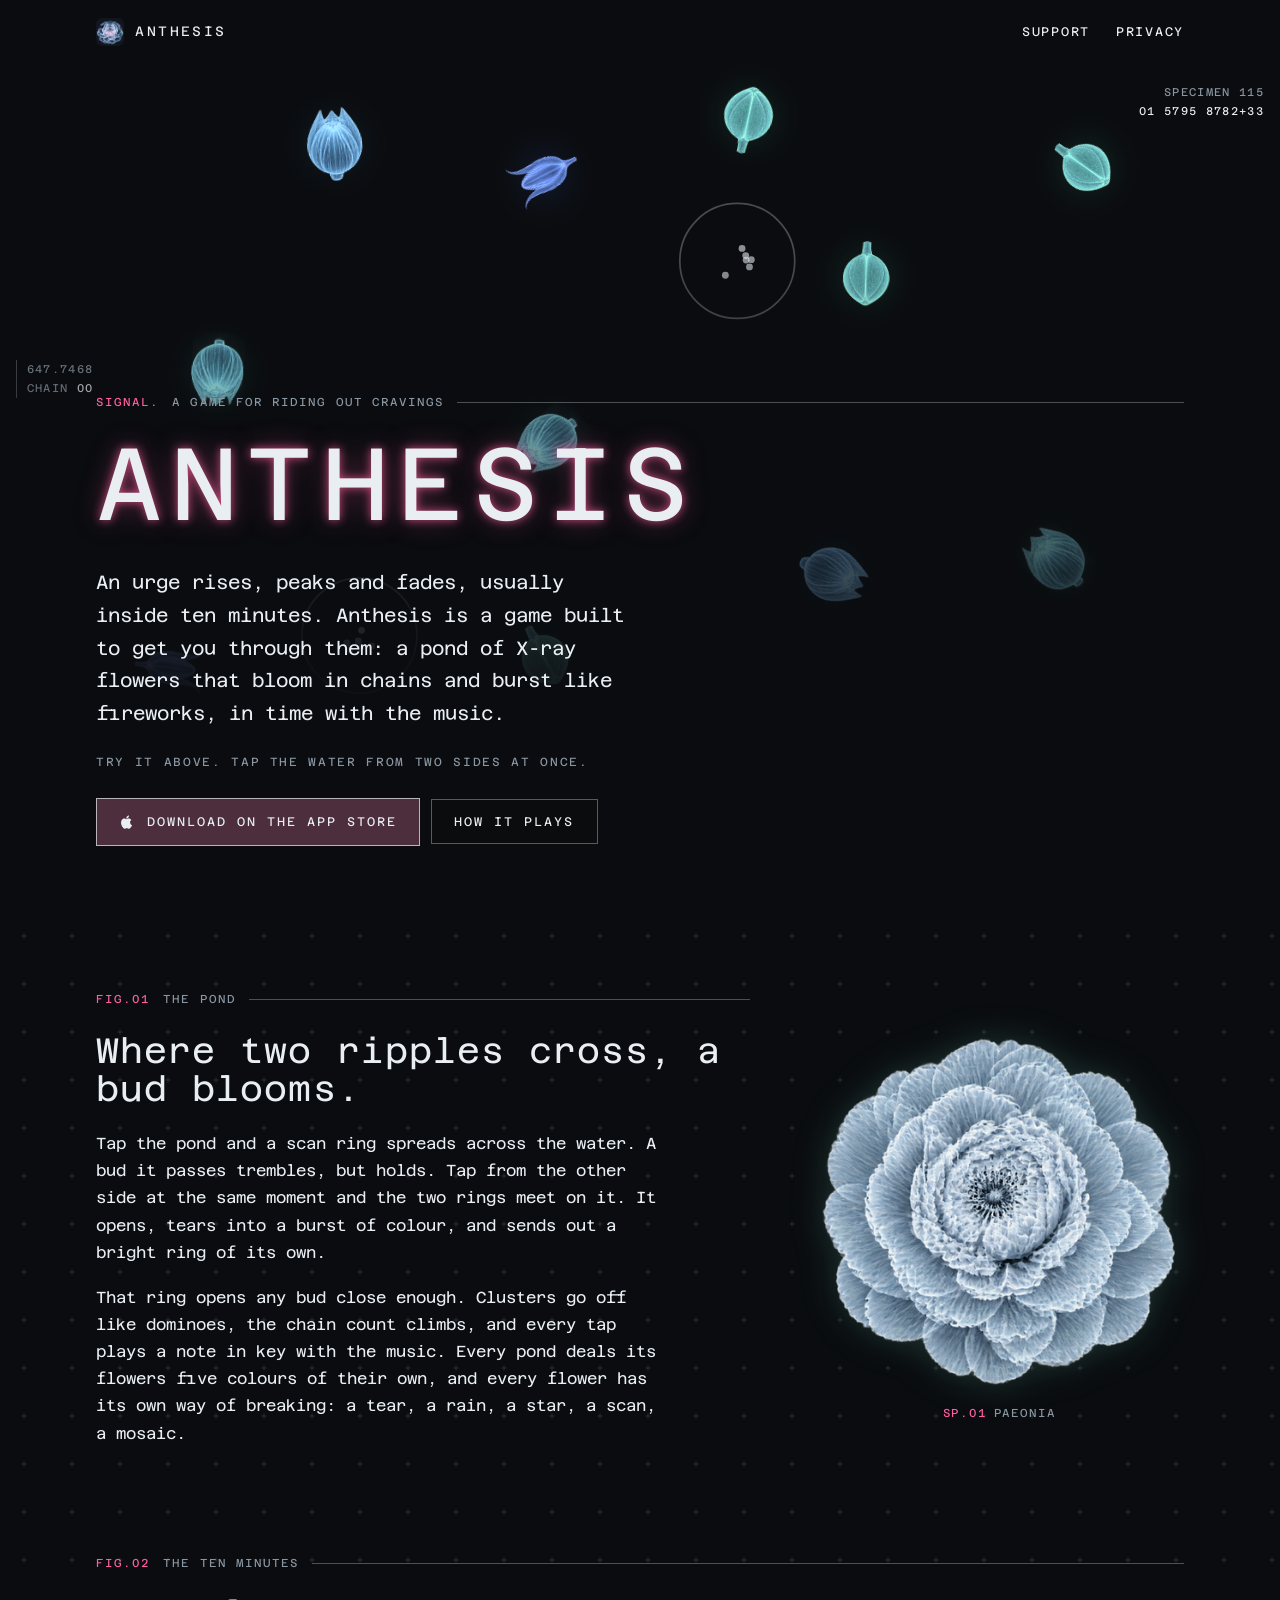
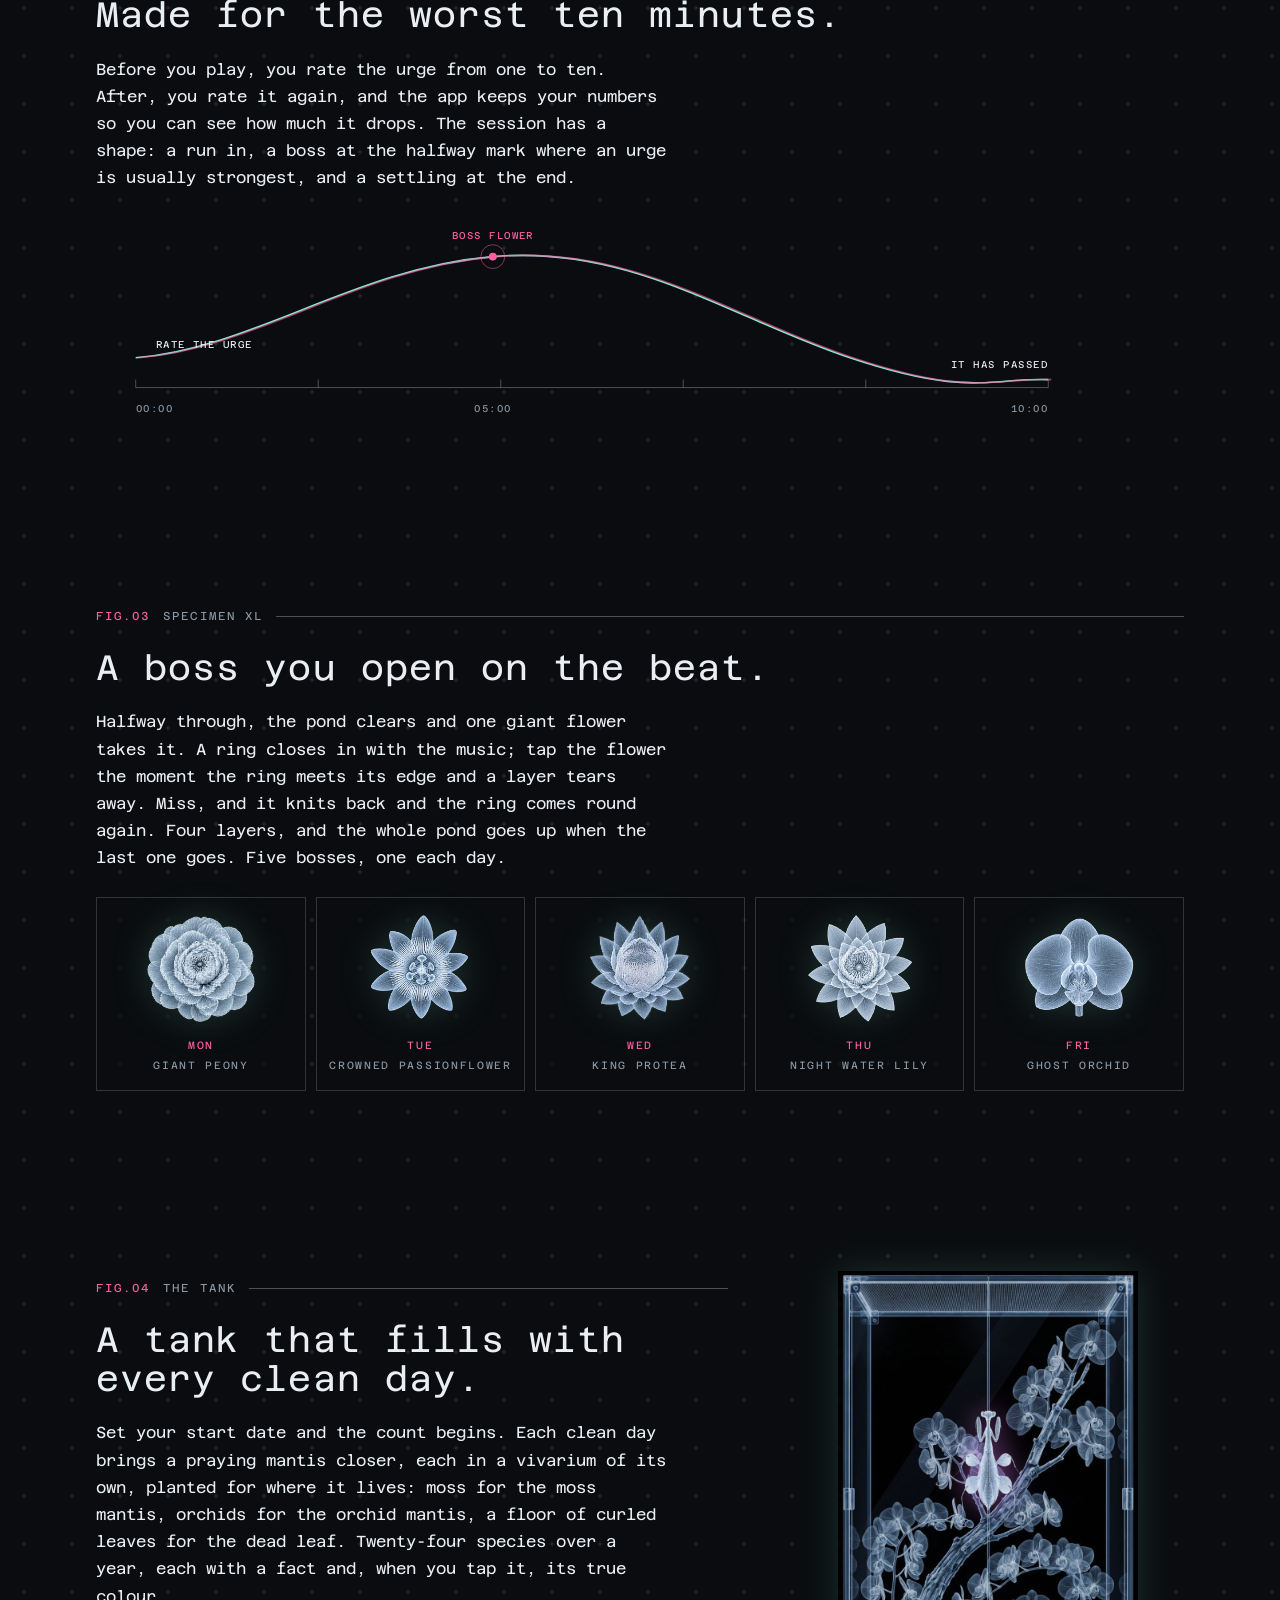
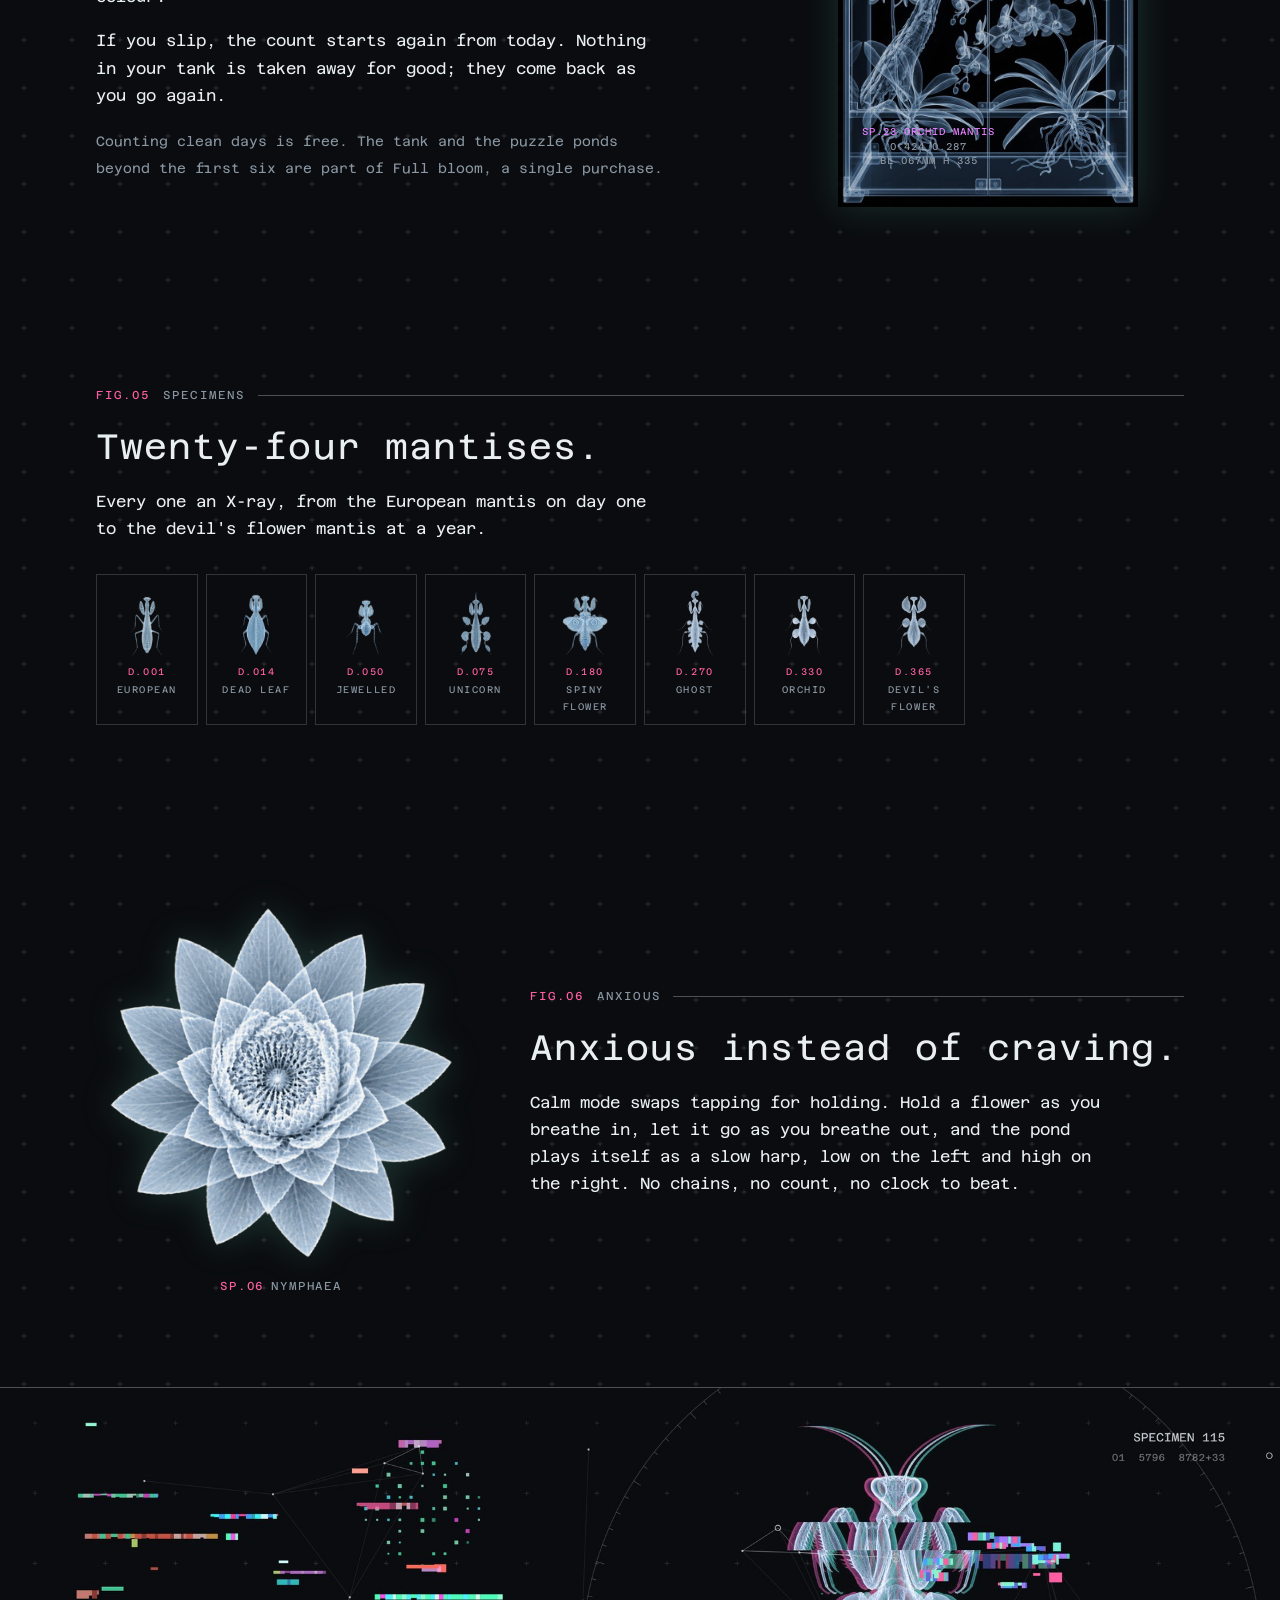
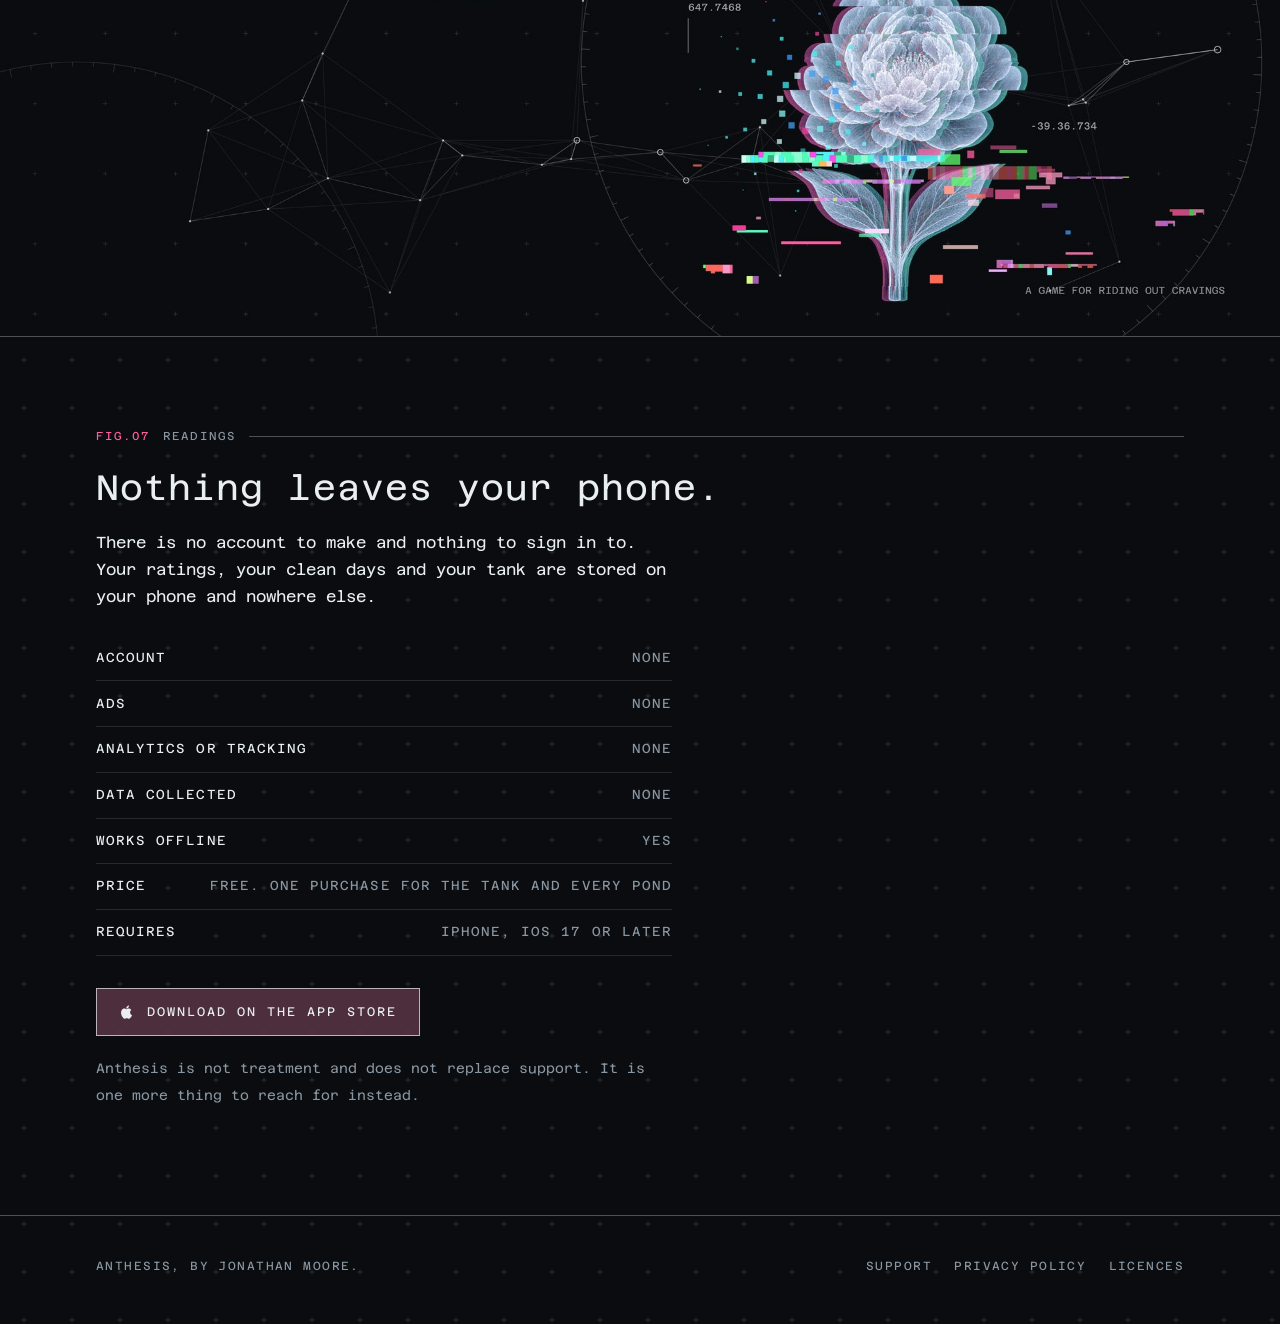
<file: index.html>
<!doctype html>
<html lang="en">
<head>
<meta charset="utf-8">
<meta name="viewport" content="width=device-width, initial-scale=1">
<title>Anthesis</title>
<meta name="description" content="A game for riding out cravings. Ten minutes on a pond of X-ray flowers: tap, bloom, chain, until the urge passes. Every clean day adds a mantis to your tank.">
<meta property="og:title" content="Anthesis">
<meta property="og:description" content="A game for riding out cravings. Ten minutes on a pond of X-ray flowers, until the urge passes.">
<meta property="og:image" content="https://vvmoore213-cyber.github.io/Anthesis/img/og.jpg">
<meta name="twitter:card" content="summary_large_image">
<meta name="theme-color" content="#0A0C0F">
<link rel="icon" href="img/favicon.png">
<link rel="apple-touch-icon" href="img/apple-touch-icon.png">
<link rel="preload" href="fonts/ResonanceMono-Regular.ttf" as="font" type="font/ttf" crossorigin>
<link rel="stylesheet" href="style.css">
<style>
  .hero { position: relative; height: 100svh; min-height: 600px; overflow: hidden; }
  #pond { position: absolute; inset: 0; width: 100%; height: 100%; display: block; touch-action: manipulation; cursor: crosshair; }
  .hero .top { position: absolute; top: 0; left: 0; right: 0; z-index: 2; pointer-events: none; }
  .hero .top a { pointer-events: auto; }
  .hero-copy {
    position: absolute; inset: auto 0 0 0; z-index: 2; pointer-events: none;
    padding-bottom: clamp(2rem, 6vh, 4rem); padding-top: 9rem;
    background: linear-gradient(to top, rgba(10,12,15,0.92) 35%, rgba(10,12,15,0) 100%);
  }
  .hero-copy > .wrap > * { pointer-events: auto; }
  .hero-copy .sig { margin-bottom: 1rem; }
  .hero-copy h1 { margin-bottom: 0.25em; }
  .hero-copy .lead { font-size: clamp(1rem, 1.6vw, 1.2rem); max-width: 34rem; margin-bottom: 1.4rem; }
  .hero-copy .hint { font-size: 0.74rem; letter-spacing: 0.14em; text-transform: uppercase; color: var(--dim); margin: 0 0 1.6rem; }
  .actions { display: flex; flex-wrap: wrap; gap: 0.7rem; align-items: center; }
  /* The readings that sit round the hero, like the start screen's */
  .hud { position: absolute; z-index: 2; font-size: 0.7rem; letter-spacing: 0.12em; color: var(--dim); pointer-events: none; }
  .hud.a { top: 5.2rem; right: 1rem; text-align: right; }
  .hud.b { top: 40%; left: 1rem; border-left: 1px solid var(--hair); padding-left: 0.6rem; }
  .hud .live { color: var(--ink); }
  @media (max-width: 720px) { .hud.b { display: none; } }

  /* The ten minutes, charted */
  .arc { padding-top: 0; }
  .arc svg { width: 100%; height: auto; display: block; max-width: 62rem; margin-top: 1rem; }
  .arc text { font-family: inherit; font-size: 10px; letter-spacing: 1.5px; fill: var(--dim); }
  .arc .k { fill: var(--pink); }
  .arc .w { fill: var(--ink); }

  /* Bosses: five tabs on a hairline */
  .bosses { display: grid; grid-template-columns: repeat(auto-fit, minmax(150px, 1fr)); gap: 0.6rem; margin-top: 1.6rem; }
  .bosses figure { border: 1px solid var(--faint); padding: 1rem 0.6rem; background: rgba(10,12,15,0.6); }
  .bosses figure img { max-width: 110px; }
  .bosses figcaption { font-size: 0.66rem; }
  .bosses figcaption b { display: block; margin: 0 0 0.1rem; }

  /* The tank */
  .tank { display: grid; grid-template-columns: minmax(0, 1fr) minmax(240px, 36%); gap: clamp(1.5rem, 5vw, 5rem); align-items: center; }
  .viv { position: relative; max-width: 300px; margin-inline: auto; }
  .viv img.back { width: 100%; height: auto; display: block; opacity: 0.85; }
  .viv img.m { position: absolute; left: 50%; top: 36%; width: 46%; transform: translate(-50%, -50%);
               filter: drop-shadow(0 0 14px rgba(230,128,255,0.6)); }
  .viv .read { position: absolute; left: 8%; bottom: 7%; font-size: 0.62rem; letter-spacing: 0.1em; color: var(--dim); line-height: 1.5; }
  .viv .read b { font-weight: 400; color: #E680FF; }
  .specimens { display: grid; grid-template-columns: repeat(auto-fill, minmax(96px, 1fr)); gap: 0.5rem; margin-top: 2rem; }
  .specimens figure { border: 1px solid var(--faint); padding: 0.8rem 0.4rem 0.6rem; }
  .specimens figure img { max-width: 70px; filter: none; }
  .specimens figcaption { font-size: 0.6rem; margin-top: 0.4rem; }
  .specimens figcaption b { display: block; margin: 0 0 0.1rem; }
  @media (max-width: 720px) { .tank { grid-template-columns: 1fr; } }

  /* The poster strip */
  .poster { padding: 0; }
  .poster img { width: 100%; height: auto; display: block; border-top: 1px solid var(--hair); border-bottom: 1px solid var(--hair); }
</style>
</head>
<body>

<header class="hero">
  <canvas id="pond" aria-label="A dark pond of X-ray flower buds. Tap the water to send out ripples; where two cross on a bud, it blooms and bursts into colour."></canvas>
  <div class="top wrap">
    <a class="name" href="./"><img src="img/icon.png" alt="" width="28" height="28">Anthesis</a>
    <nav>
      <a href="support.html">Support</a>
      <a href="privacy.html">Privacy</a>
    </nav>
  </div>
  <div class="hud a">SPECIMEN 115<br><span class="live" id="code">01  5796  8782+33</span></div>
  <div class="hud b">647.7468<br>CHAIN <span class="live" id="chain">00</span></div>
  <div class="hero-copy">
    <div class="wrap">
      <div class="sig"><span class="n">signal.</span>a game for riding out cravings</div>
      <h1>ANTHESIS</h1>
      <p class="lead">An urge rises, peaks and fades, usually inside ten minutes. Anthesis is a game built to get you through them: a pond of X-ray flowers that bloom in chains and burst like fireworks, in time with the music.</p>
      <p class="hint">Try it above. Tap the water from two sides at once.</p>
      <div class="actions">
        <a class="box" href="#appstore" id="store-link">
          <svg viewBox="0 0 24 24" aria-hidden="true"><path d="M16.4 12.6c0-2.5 2-3.6 2.1-3.7-1.2-1.7-3-1.9-3.6-2-1.5-.2-3 .9-3.7.9-.8 0-2-.9-3.2-.9-1.7 0-3.2 1-4.1 2.5-1.8 3-.5 7.6 1.3 10.1.9 1.2 1.9 2.6 3.2 2.6 1.3-.1 1.8-.8 3.3-.8 1.6 0 2 .8 3.3.8 1.4 0 2.3-1.2 3.1-2.5 1-1.4 1.4-2.8 1.4-2.9 0 0-2.7-1-2.8-4.1zM13.9 5.3c.7-.8 1.2-2 1-3.2-1 0-2.3.7-3 1.6-.7.8-1.2 2-1.1 3.1 1.2.1 2.3-.6 3.1-1.5z"/></svg>
          Download on the App Store
        </a>
        <a class="box quiet" href="#how">How it plays</a>
      </div>
    </div>
  </div>
</header>

<main>
  <section id="how" class="wrap row">
    <div>
      <div class="sig"><span class="n">fig.01</span>the pond</div>
      <h2>Where two ripples cross, a bud blooms.</h2>
      <p>Tap the pond and a scan ring spreads across the water. A bud it passes trembles, but holds. Tap from the other side at the same moment and the two rings meet on it. It opens, tears into a burst of colour, and sends out a bright ring of its own.</p>
      <p>That ring opens any bud close enough. Clusters go off like dominoes, the chain count climbs, and every tap plays a note in key with the music. Every pond deals its flowers five colours of their own, and every flower has its own way of breaking: a tear, a rain, a star, a scan, a mosaic.</p>
    </div>
    <figure>
      <img src="img/XrayBloom1.png" alt="A peony as an X-ray, every petal translucent" width="360" height="360" loading="lazy">
      <figcaption><b>SP.01</b>Paeonia</figcaption>
    </figure>
  </section>

  <section class="wrap arc">
    <div class="sig"><span class="n">fig.02</span>the ten minutes</div>
    <h2>Made for the worst ten minutes.</h2>
    <p>Before you play, you rate the urge from one to ten. After, you rate it again, and the app keeps your numbers so you can see how much it drops. The session has a shape: a run in, a boss at the halfway mark where an urge is usually strongest, and a settling at the end.</p>
    <svg viewBox="0 0 1000 220" role="img" aria-label="The ten minutes charted: the urge rises to a peak around minute four, where the boss appears, then falls away by minute ten.">
      <line x1="40" y1="180" x2="960" y2="180" stroke="#E8EEF2" stroke-opacity="0.3"/>
      <g stroke="#E8EEF2" stroke-opacity="0.3">
        <line x1="40" y1="180" x2="40" y2="172"/><line x1="224" y1="180" x2="224" y2="172"/><line x1="408" y1="180" x2="408" y2="172"/>
        <line x1="592" y1="180" x2="592" y2="172"/><line x1="776" y1="180" x2="776" y2="172"/><line x1="960" y1="180" x2="960" y2="172"/>
      </g>
      <path d="M40 150 C 160 140, 260 60, 400 48 S 640 110, 760 150 S 900 170, 960 172" fill="none" stroke="#7CF2D8" stroke-width="1.6"/>
      <path d="M40 150 C 160 140, 260 60, 400 48 S 640 110, 760 150 S 900 170, 960 172" fill="none" stroke="#FF5FA2" stroke-width="1.6" transform="translate(3 0)" opacity="0.6"/>
      <circle cx="400" cy="48" r="4" fill="#FF5FA2"/>
      <circle cx="400" cy="48" r="12" fill="none" stroke="#FF5FA2" stroke-opacity="0.5"/>
      <text x="40" y="205">00:00</text><text x="400" y="205" text-anchor="middle">05:00</text><text x="960" y="205" text-anchor="end">10:00</text>
      <text x="400" y="30" text-anchor="middle" class="k">BOSS FLOWER</text>
      <text x="60" y="140" class="w">RATE THE URGE</text>
      <text x="960" y="160" text-anchor="end" class="w">IT HAS PASSED</text>
    </svg>
  </section>

  <section class="wrap">
    <div class="sig"><span class="n">fig.03</span>specimen xl</div>
    <h2>A boss you open on the beat.</h2>
    <p>Halfway through, the pond clears and one giant flower takes it. A ring closes in with the music; tap the flower the moment the ring meets its edge and a layer tears away. Miss, and it knits back and the ring comes round again. Four layers, and the whole pond goes up when the last one goes. Five bosses, one each day.</p>
    <div class="bosses">
      <figure><img src="img/XrayBloom1.png" alt="" loading="lazy"><figcaption><b>MON</b>Giant peony</figcaption></figure>
      <figure><img src="img/XrayBloom10.png" alt="" loading="lazy"><figcaption><b>TUE</b>Crowned passionflower</figcaption></figure>
      <figure><img src="img/XrayBloom14.png" alt="" loading="lazy"><figcaption><b>WED</b>King protea</figcaption></figure>
      <figure><img src="img/XrayBloom6.png" alt="" loading="lazy"><figcaption><b>THU</b>Night water lily</figcaption></figure>
      <figure><img src="img/XrayBloom12.png" alt="" loading="lazy"><figcaption><b>FRI</b>Ghost orchid</figcaption></figure>
    </div>
  </section>

  <section class="wrap tank" id="tank">
    <div>
      <div class="sig"><span class="n">fig.04</span>the tank</div>
      <h2>A tank that fills with every clean day.</h2>
      <p>Set your start date and the count begins. Each clean day brings a praying mantis closer, each in a vivarium of its own, planted for where it lives: moss for the moss mantis, orchids for the orchid mantis, a floor of curled leaves for the dead leaf. Twenty-four species over a year, each with a fact and, when you tap it, its true colour.</p>
      <p>If you slip, the count starts again from today. Nothing in your tank is taken away for good; they come back as you go again.</p>
      <p><small>Counting clean days is free. The tank and the puzzle ponds beyond the first six are part of Full bloom, a single purchase.</small></p>
    </div>
    <figure class="viv">
      <img class="back" src="img/Vivarium23.jpg" alt="A glass vivarium as an X-ray, planted with orchids" width="376" height="672" loading="lazy">
      <img class="m" src="img/MantisOrchid.png" alt="An orchid mantis" loading="lazy">
      <div class="read"><b>SP.23  ORCHID MANTIS</b><br>0.424  0.287<br>BL 067MM  H 335</div>
    </figure>
  </section>

  <section class="wrap">
    <div class="sig"><span class="n">fig.05</span>specimens</div>
    <h2>Twenty-four mantises.</h2>
    <p>Every one an X-ray, from the European mantis on day one to the devil's flower mantis at a year.</p>
    <div class="specimens">
      <figure><img src="img/MantisEuropean.png" alt="" loading="lazy"><figcaption><b>D.001</b>European</figcaption></figure>
      <figure><img src="img/MantisDeadLeaf.png" alt="" loading="lazy"><figcaption><b>D.014</b>Dead leaf</figcaption></figure>
      <figure><img src="img/MantisJewelled.png" alt="" loading="lazy"><figcaption><b>D.050</b>Jewelled</figcaption></figure>
      <figure><img src="img/MantisUnicorn.png" alt="" loading="lazy"><figcaption><b>D.075</b>Unicorn</figcaption></figure>
      <figure><img src="img/MantisSpinyFlower.png" alt="" loading="lazy"><figcaption><b>D.180</b>Spiny flower</figcaption></figure>
      <figure><img src="img/MantisGhost.png" alt="" loading="lazy"><figcaption><b>D.270</b>Ghost</figcaption></figure>
      <figure><img src="img/MantisOrchid.png" alt="" loading="lazy"><figcaption><b>D.330</b>Orchid</figcaption></figure>
      <figure><img src="img/MantisDevilsFlower.png" alt="" loading="lazy"><figcaption><b>D.365</b>Devil's flower</figcaption></figure>
    </div>
  </section>

  <section class="wrap row flip">
    <div>
      <div class="sig"><span class="n">fig.06</span>anxious</div>
      <h2>Anxious instead of craving.</h2>
      <p>Calm mode swaps tapping for holding. Hold a flower as you breathe in, let it go as you breathe out, and the pond plays itself as a slow harp, low on the left and high on the right. No chains, no count, no clock to beat.</p>
    </div>
    <figure>
      <img src="img/XrayBloom6.png" alt="A water lily as an X-ray" width="360" height="360" loading="lazy">
      <figcaption><b>SP.06</b>Nymphaea</figcaption>
    </figure>
  </section>

  <section class="poster">
    <img src="img/poster.jpg" alt="The Anthesis specimen: a praying mantis on an X-ray peony, split pink and cyan, over a web of fine lines and glitch bars" width="1920" height="823" loading="lazy">
  </section>

  <section class="wrap" id="appstore">
    <div class="sig"><span class="n">fig.07</span>readings</div>
    <h2>Nothing leaves your phone.</h2>
    <p>There is no account to make and nothing to sign in to. Your ratings, your clean days and your tank are stored on your phone and nowhere else.</p>
    <ul class="readings">
      <li><span>Account</span><span>None</span></li>
      <li><span>Ads</span><span>None</span></li>
      <li><span>Analytics or tracking</span><span>None</span></li>
      <li><span>Data collected</span><span>None</span></li>
      <li><span>Works offline</span><span>Yes</span></li>
      <li><span>Price</span><span>Free. One purchase for the tank and every pond</span></li>
      <li><span>Requires</span><span>iPhone, iOS 17 or later</span></li>
    </ul>
    <p style="margin-top:2rem"><a class="box" href="#appstore" id="store-link-2">
      <svg viewBox="0 0 24 24" aria-hidden="true"><path d="M16.4 12.6c0-2.5 2-3.6 2.1-3.7-1.2-1.7-3-1.9-3.6-2-1.5-.2-3 .9-3.7.9-.8 0-2-.9-3.2-.9-1.7 0-3.2 1-4.1 2.5-1.8 3-.5 7.6 1.3 10.1.9 1.2 1.9 2.6 3.2 2.6 1.3-.1 1.8-.8 3.3-.8 1.6 0 2 .8 3.3.8 1.4 0 2.3-1.2 3.1-2.5 1-1.4 1.4-2.8 1.4-2.9 0 0-2.7-1-2.8-4.1zM13.9 5.3c.7-.8 1.2-2 1-3.2-1 0-2.3.7-3 1.6-.7.8-1.2 2-1.1 3.1 1.2.1 2.3-.6 3.1-1.5z"/></svg>
      Download on the App Store</a></p>
    <p><small>Anthesis is not treatment and does not replace support. It is one more thing to reach for instead.</small></p>
  </section>
</main>

<footer>
  <div class="wrap">
    <span>Anthesis, by Jonathan Moore.</span>
    <nav>
      <a href="support.html">Support</a>
      <a href="privacy.html">Privacy policy</a>
      <a href="support.html#licences">Licences</a>
    </nav>
  </div>
</footer>

<script src="pond.js" defer></script>
</body>
</html>
</file>
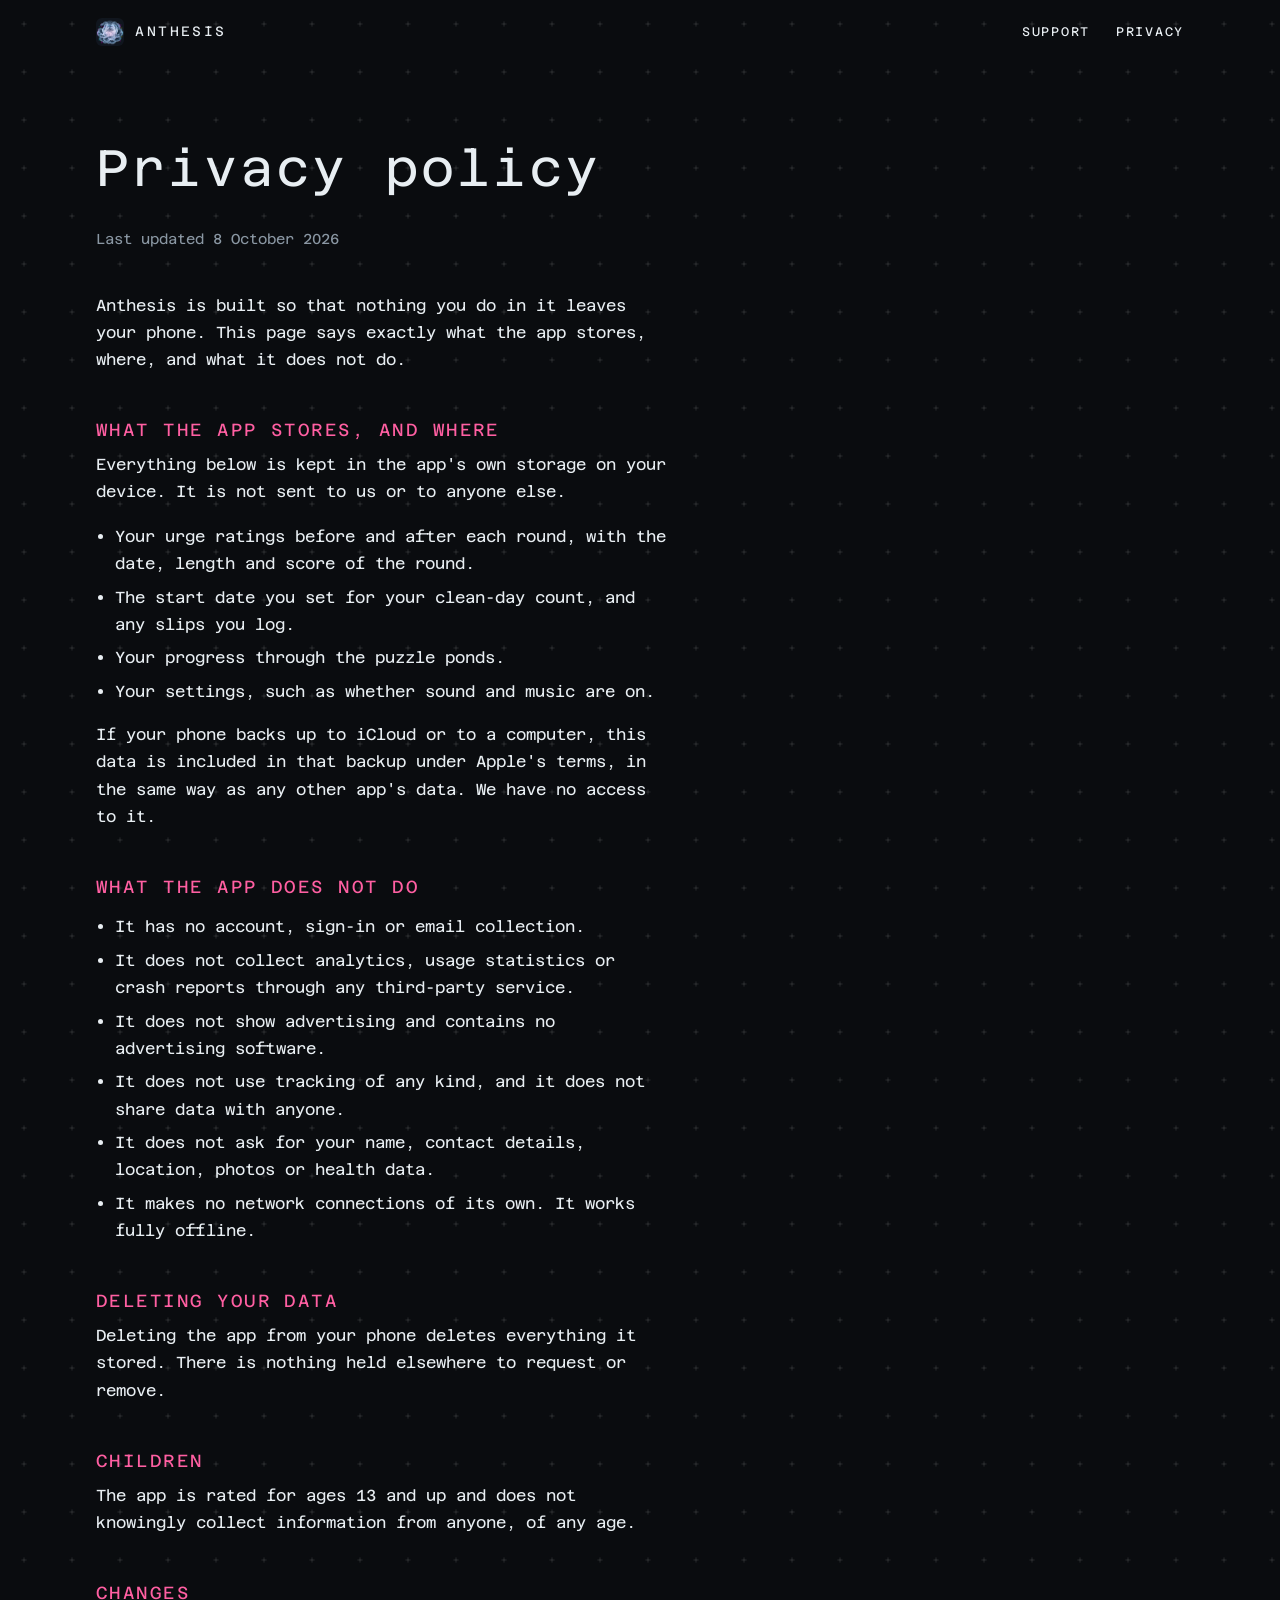
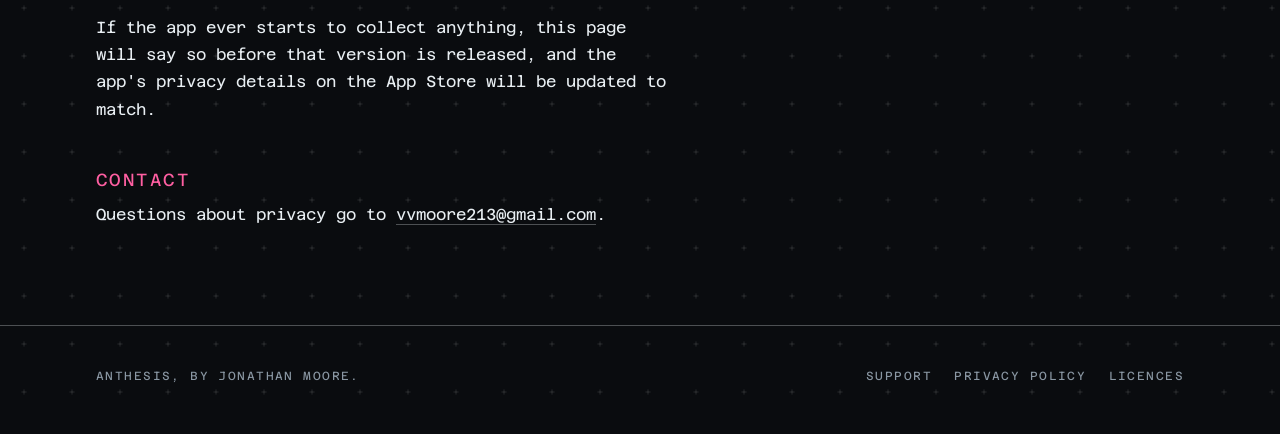
<file: privacy.html>
<!doctype html>
<html lang="en">
<head>
<meta charset="utf-8">
<meta name="viewport" content="width=device-width, initial-scale=1">
<title>Privacy policy, Anthesis</title>
<meta name="description" content="Anthesis collects no data. Everything you enter stays on your phone.">
<link rel="icon" href="img/favicon.png">
<link rel="apple-touch-icon" href="img/apple-touch-icon.png">
<link rel="preload" href="fonts/ResonanceMono-Regular.ttf" as="font" type="font/ttf" crossorigin>
<meta name="theme-color" content="#0A0C0F">
<link rel="stylesheet" href="style.css">
</head>
<body>
<div class="top wrap">
  <a class="name" href="./"><img src="img/icon.png" alt="" width="28" height="28">Anthesis</a>
  <nav>
    <a href="support.html">Support</a>
    <a href="privacy.html">Privacy</a>
  </nav>
</div>

<main class="wrap page">
  <h1>Privacy policy</h1>
  <p class="dateline">Last updated 8 October 2026</p>

  <p>Anthesis is built so that nothing you do in it leaves your phone. This page says exactly what the app stores, where, and what it does not do.</p>

  <h2>What the app stores, and where</h2>
  <p>Everything below is kept in the app's own storage on your device. It is not sent to us or to anyone else.</p>
  <ul>
    <li>Your urge ratings before and after each round, with the date, length and score of the round.</li>
    <li>The start date you set for your clean-day count, and any slips you log.</li>
    <li>Your progress through the puzzle ponds.</li>
    <li>Your settings, such as whether sound and music are on.</li>
  </ul>
  <p>If your phone backs up to iCloud or to a computer, this data is included in that backup under Apple's terms, in the same way as any other app's data. We have no access to it.</p>

  <h2>What the app does not do</h2>
  <ul>
    <li>It has no account, sign-in or email collection.</li>
    <li>It does not collect analytics, usage statistics or crash reports through any third-party service.</li>
    <li>It does not show advertising and contains no advertising software.</li>
    <li>It does not use tracking of any kind, and it does not share data with anyone.</li>
    <li>It does not ask for your name, contact details, location, photos or health data.</li>
    <li>It makes no network connections of its own. It works fully offline.</li>
  </ul>

  <h2>Deleting your data</h2>
  <p>Deleting the app from your phone deletes everything it stored. There is nothing held elsewhere to request or remove.</p>

  <h2>Children</h2>
  <p>The app is rated for ages 13 and up and does not knowingly collect information from anyone, of any age.</p>

  <h2>Changes</h2>
  <p>If the app ever starts to collect anything, this page will say so before that version is released, and the app's privacy details on the App Store will be updated to match.</p>

  <h2>Contact</h2>
  <p>Questions about privacy go to <a href="mailto:vvmoore213@gmail.com">vvmoore213@gmail.com</a>.</p>
</main>

<footer>
  <div class="wrap">
    <span>Anthesis, by Jonathan Moore.</span>
    <nav>
      <a href="support.html">Support</a>
      <a href="privacy.html">Privacy policy</a>
      <a href="support.html#licences">Licences</a>
    </nav>
  </div>
</footer>
</body>
</html>
</file>
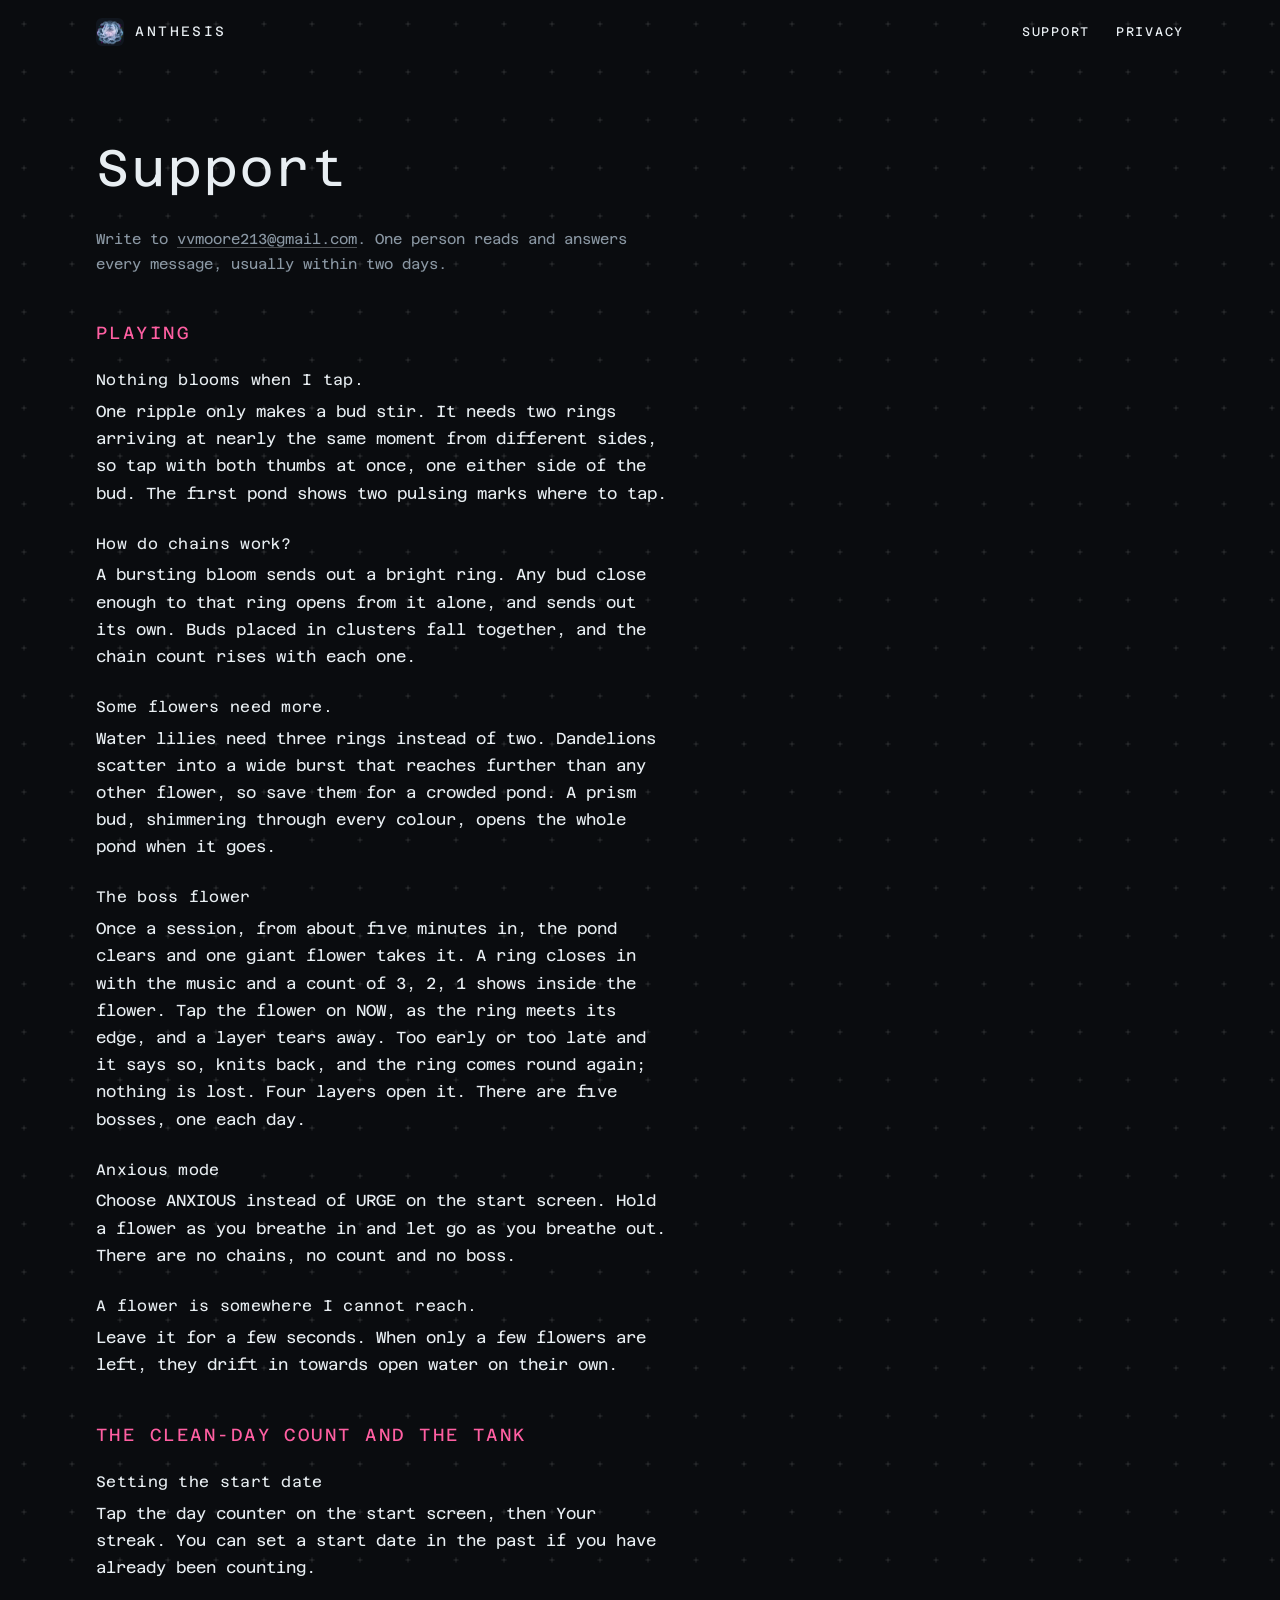
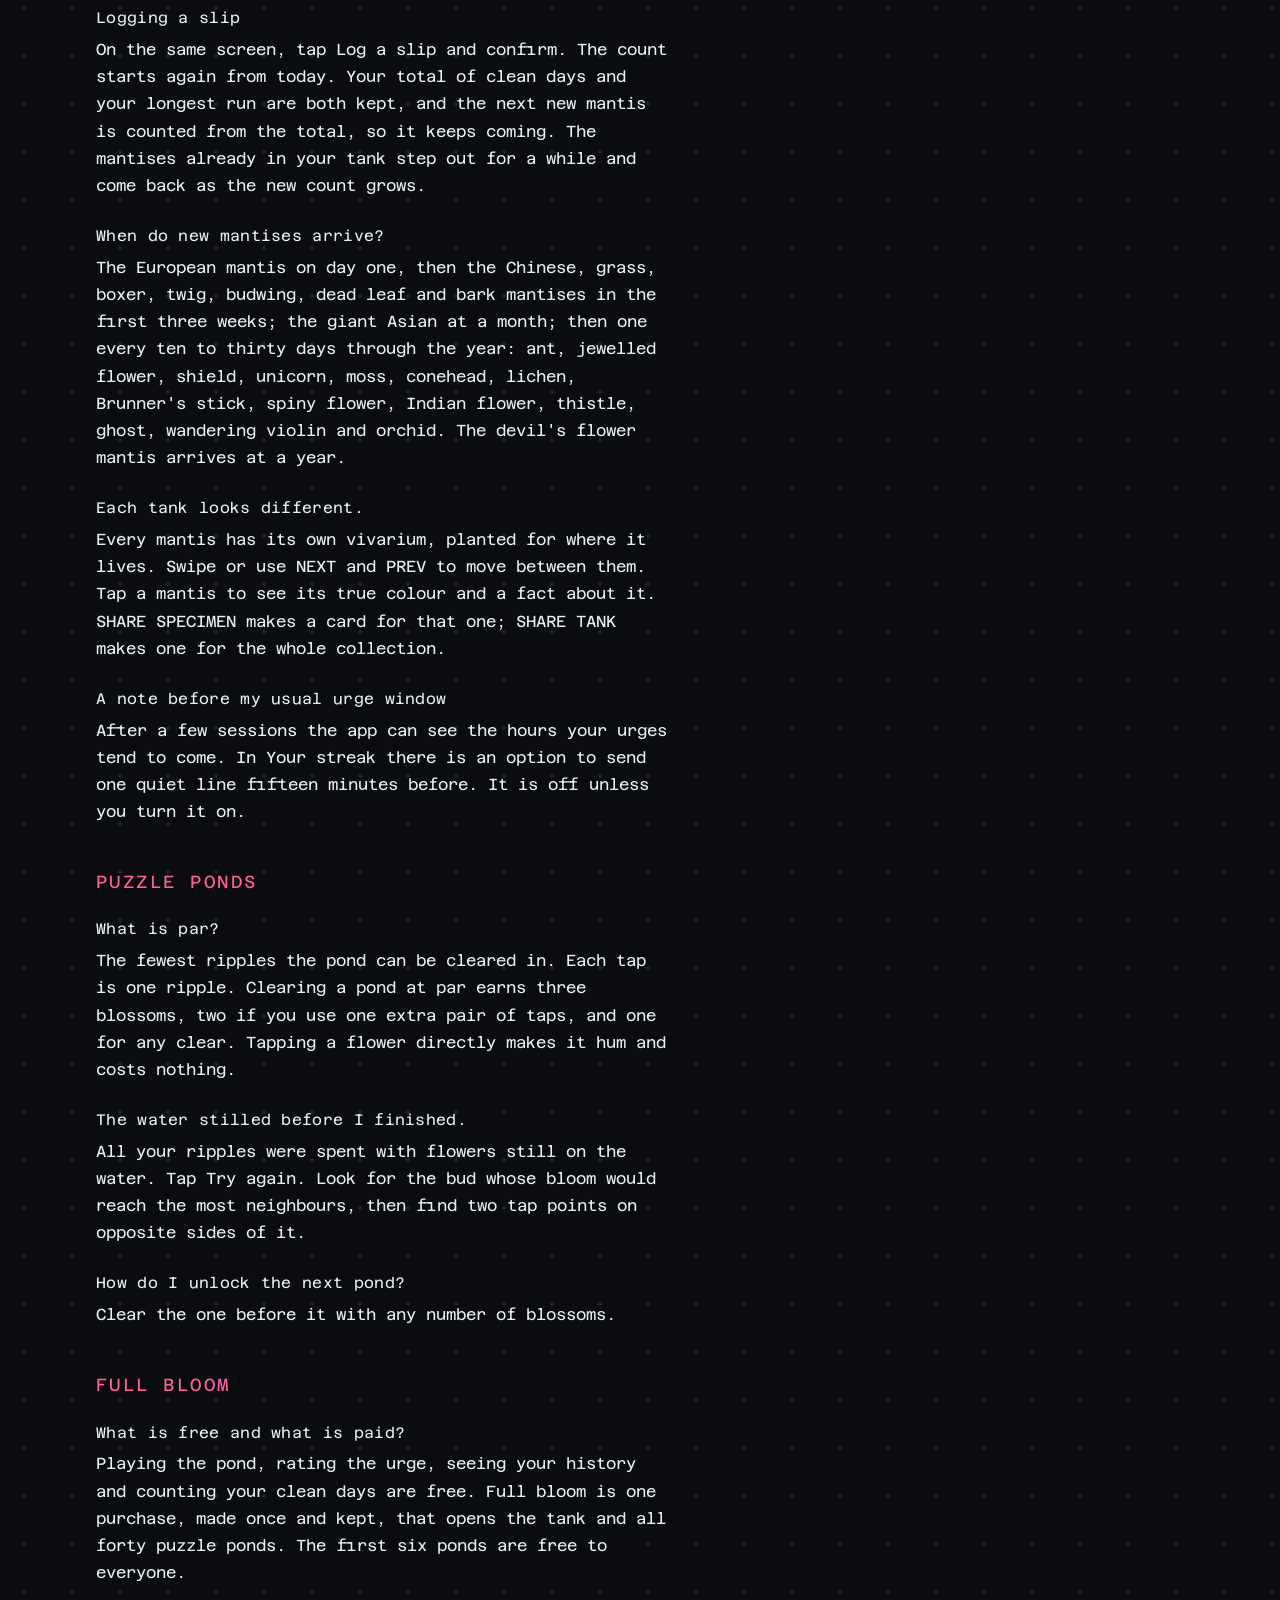
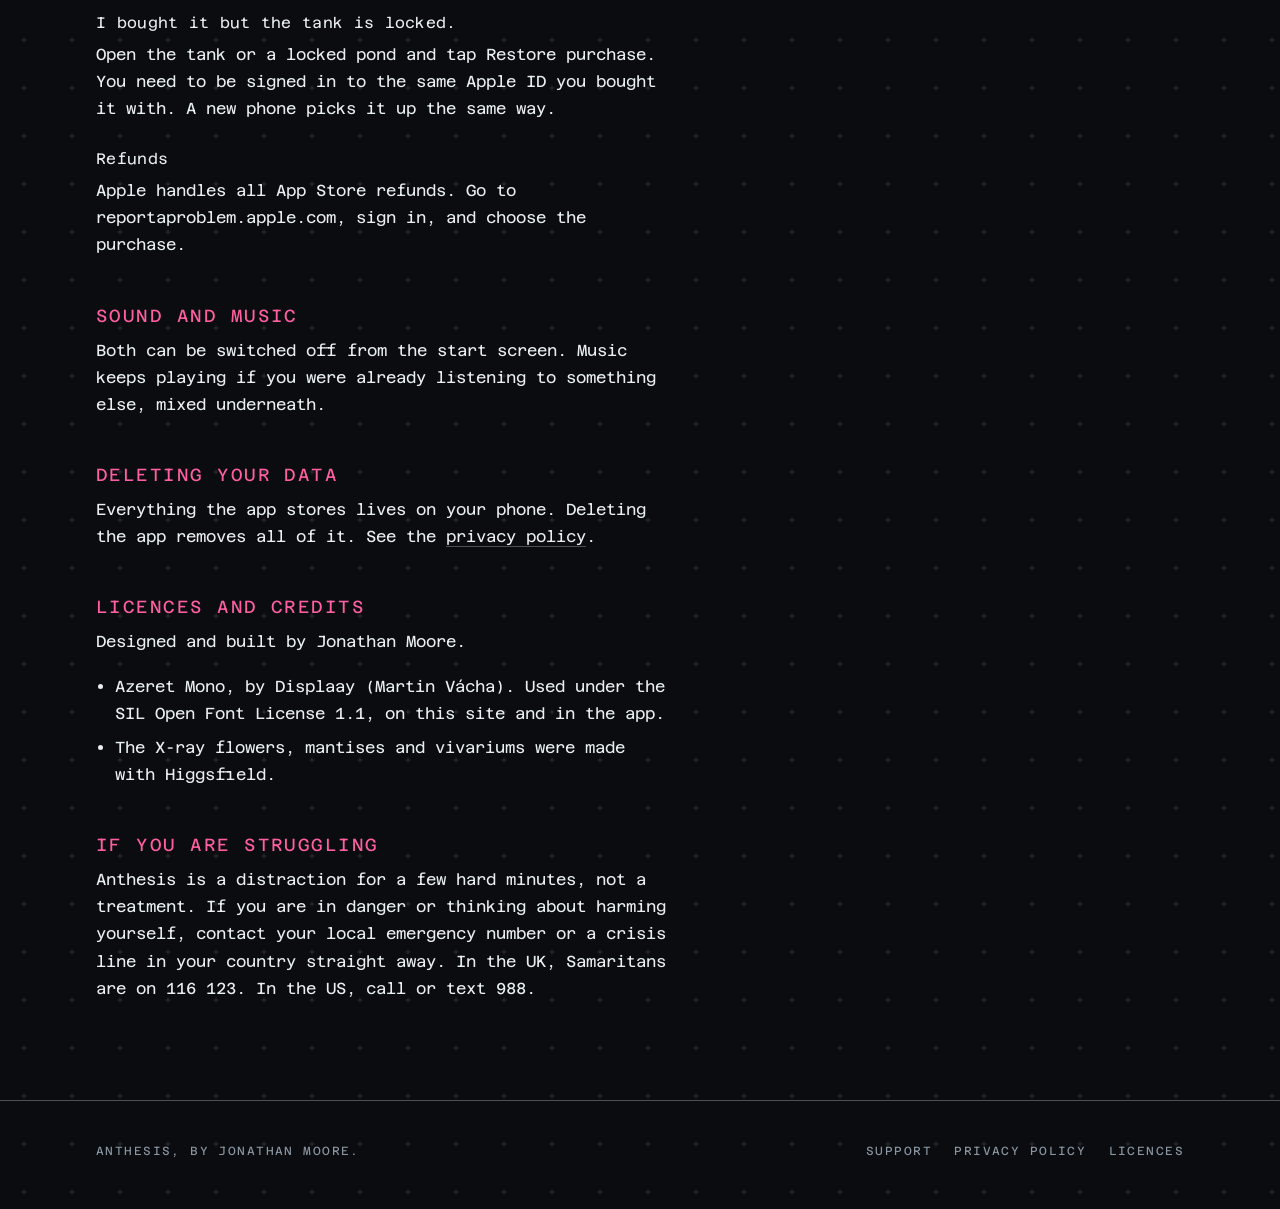
<file: support.html>
<!doctype html>
<html lang="en">
<head>
<meta charset="utf-8">
<meta name="viewport" content="width=device-width, initial-scale=1">
<title>Support, Anthesis</title>
<meta name="description" content="Help with Anthesis: how it plays, the boss flower, the clean-day count, the tank and the puzzle ponds.">
<link rel="icon" href="img/favicon.png">
<link rel="apple-touch-icon" href="img/apple-touch-icon.png">
<link rel="preload" href="fonts/ResonanceMono-Regular.ttf" as="font" type="font/ttf" crossorigin>
<meta name="theme-color" content="#0A0C0F">
<link rel="stylesheet" href="style.css">
</head>
<body>
<div class="top wrap">
  <a class="name" href="./"><img src="img/icon.png" alt="" width="28" height="28">Anthesis</a>
  <nav>
    <a href="support.html">Support</a>
    <a href="privacy.html">Privacy</a>
  </nav>
</div>

<main class="wrap page">
  <h1>Support</h1>
  <p class="dateline">Write to <a href="mailto:vvmoore213@gmail.com">vvmoore213@gmail.com</a>. One person reads and answers every message, usually within two days.</p>

  <h2>Playing</h2>
  <h3>Nothing blooms when I tap.</h3>
  <p>One ripple only makes a bud stir. It needs two rings arriving at nearly the same moment from different sides, so tap with both thumbs at once, one either side of the bud. The first pond shows two pulsing marks where to tap.</p>

  <h3>How do chains work?</h3>
  <p>A bursting bloom sends out a bright ring. Any bud close enough to that ring opens from it alone, and sends out its own. Buds placed in clusters fall together, and the chain count rises with each one.</p>

  <h3>Some flowers need more.</h3>
  <p>Water lilies need three rings instead of two. Dandelions scatter into a wide burst that reaches further than any other flower, so save them for a crowded pond. A prism bud, shimmering through every colour, opens the whole pond when it goes.</p>

  <h3>The boss flower</h3>
  <p>Once a session, from about five minutes in, the pond clears and one giant flower takes it. A ring closes in with the music and a count of 3, 2, 1 shows inside the flower. Tap the flower on NOW, as the ring meets its edge, and a layer tears away. Too early or too late and it says so, knits back, and the ring comes round again; nothing is lost. Four layers open it. There are five bosses, one each day.</p>

  <h3>Anxious mode</h3>
  <p>Choose ANXIOUS instead of URGE on the start screen. Hold a flower as you breathe in and let go as you breathe out. There are no chains, no count and no boss.</p>

  <h3>A flower is somewhere I cannot reach.</h3>
  <p>Leave it for a few seconds. When only a few flowers are left, they drift in towards open water on their own.</p>

  <h2>The clean-day count and the tank</h2>
  <h3>Setting the start date</h3>
  <p>Tap the day counter on the start screen, then Your streak. You can set a start date in the past if you have already been counting.</p>

  <h3>Logging a slip</h3>
  <p>On the same screen, tap Log a slip and confirm. The count starts again from today. Your total of clean days and your longest run are both kept, and the next new mantis is counted from the total, so it keeps coming. The mantises already in your tank step out for a while and come back as the new count grows.</p>

  <h3>When do new mantises arrive?</h3>
  <p>The European mantis on day one, then the Chinese, grass, boxer, twig, budwing, dead leaf and bark mantises in the first three weeks; the giant Asian at a month; then one every ten to thirty days through the year: ant, jewelled flower, shield, unicorn, moss, conehead, lichen, Brunner's stick, spiny flower, Indian flower, thistle, ghost, wandering violin and orchid. The devil's flower mantis arrives at a year.</p>

  <h3>Each tank looks different.</h3>
  <p>Every mantis has its own vivarium, planted for where it lives. Swipe or use NEXT and PREV to move between them. Tap a mantis to see its true colour and a fact about it. SHARE SPECIMEN makes a card for that one; SHARE TANK makes one for the whole collection.</p>

  <h3>A note before my usual urge window</h3>
  <p>After a few sessions the app can see the hours your urges tend to come. In Your streak there is an option to send one quiet line fifteen minutes before. It is off unless you turn it on.</p>

  <h2>Puzzle ponds</h2>
  <h3>What is par?</h3>
  <p>The fewest ripples the pond can be cleared in. Each tap is one ripple. Clearing a pond at par earns three blossoms, two if you use one extra pair of taps, and one for any clear. Tapping a flower directly makes it hum and costs nothing.</p>

  <h3>The water stilled before I finished.</h3>
  <p>All your ripples were spent with flowers still on the water. Tap Try again. Look for the bud whose bloom would reach the most neighbours, then find two tap points on opposite sides of it.</p>

  <h3>How do I unlock the next pond?</h3>
  <p>Clear the one before it with any number of blossoms.</p>

  <h2>Full bloom</h2>
  <h3>What is free and what is paid?</h3>
  <p>Playing the pond, rating the urge, seeing your history and counting your clean days are free. Full bloom is one purchase, made once and kept, that opens the tank and all forty puzzle ponds. The first six ponds are free to everyone.</p>

  <h3>I bought it but the tank is locked.</h3>
  <p>Open the tank or a locked pond and tap Restore purchase. You need to be signed in to the same Apple ID you bought it with. A new phone picks it up the same way.</p>

  <h3>Refunds</h3>
  <p>Apple handles all App Store refunds. Go to reportaproblem.apple.com, sign in, and choose the purchase.</p>

  <h2>Sound and music</h2>
  <p>Both can be switched off from the start screen. Music keeps playing if you were already listening to something else, mixed underneath.</p>

  <h2>Deleting your data</h2>
  <p>Everything the app stores lives on your phone. Deleting the app removes all of it. See the <a href="privacy.html">privacy policy</a>.</p>

  <h2 id="licences">Licences and credits</h2>
  <p>Designed and built by Jonathan Moore.</p>
  <ul>
    <li>Azeret Mono, by Displaay (Martin Vácha). Used under the SIL Open Font License 1.1, on this site and in the app.</li>
    <li>The X-ray flowers, mantises and vivariums were made with Higgsfield.</li>
  </ul>

  <h2>If you are struggling</h2>
  <p>Anthesis is a distraction for a few hard minutes, not a treatment. If you are in danger or thinking about harming yourself, contact your local emergency number or a crisis line in your country straight away. In the UK, Samaritans are on 116 123. In the US, call or text 988.</p>
</main>

<footer>
  <div class="wrap">
    <span>Anthesis, by Jonathan Moore.</span>
    <nav>
      <a href="support.html">Support</a>
      <a href="privacy.html">Privacy policy</a>
      <a href="support.html#licences">Licences</a>
    </nav>
  </div>
</footer>
</body>
</html>
</file>
<file: style.css>
/* Anthesis, the specimen sheet: a near-black plate, X-ray flowers, fine white lines and monospace readings */
@font-face {
  font-family: "Resonance Mono";
  src: url("fonts/ResonanceMono-Regular.ttf") format("truetype");
  font-weight: 400; font-style: normal; font-display: swap;
}

:root {
  --plate: #0A0C0F;
  --ink: #E8EEF2;
  --dim: #8A97A3;
  --faint: rgba(232, 238, 242, 0.18);
  --hair: rgba(232, 238, 242, 0.3);
  --pink: #FF5FA2;
  --cyan: #7CF2D8;
  --rose: #5A3446;
  --teal: #2E4A4C;
  --measure: 36rem;
  color-scheme: dark;
}

* { box-sizing: border-box; }
html { background: var(--plate); }

body {
  margin: 0;
  background: var(--plate);
  color: var(--ink);
  font-family: "Resonance Mono", ui-monospace, "SF Mono", Menlo, Consolas, monospace;
  font-size: 1rem;
  line-height: 1.7;
  -webkit-font-smoothing: antialiased;
  /* The plate's registration crosses, one small cross per 48px cell */
  background-image: url("data:image/svg+xml,%3Csvg xmlns='http://www.w3.org/2000/svg' width='48' height='48'%3E%3Cpath d='M21.5 24h5M24 21.5v5' stroke='%23E8EEF2' stroke-opacity='0.16' stroke-width='0.8'/%3E%3C/svg%3E");
  background-size: 48px 48px;
}


a { color: inherit; text-decoration: none; border-bottom: 1px solid var(--hair); }
a:hover { color: var(--cyan); border-color: currentColor; }
a:focus-visible, button:focus-visible { outline: 1px solid var(--ink); outline-offset: 4px; }

h1, h2, h3 { font-weight: 400; line-height: 1.1; margin: 0 0 0.6em; letter-spacing: 0.02em; }
h1 { font-size: clamp(2.8rem, 9vw, 6.4rem); letter-spacing: 0.08em;
     text-shadow: 0 0 10px rgba(255, 95, 162, 0.75), 0 0 28px rgba(255, 95, 162, 0.35); }
h2 { font-size: clamp(1.5rem, 3vw, 2.2rem); letter-spacing: 0.03em; }
h3 { font-size: 1.05rem; letter-spacing: 0.06em; text-transform: uppercase; color: var(--ink); margin-top: 2rem; }
p { margin: 0 0 1.1em; max-width: var(--measure); }
small { font-size: 0.85rem; color: var(--dim); }
em { font-style: normal; color: var(--pink); }

/* Headers in the app's style: a lowercase dotted label on a hairline */
.sig {
  display: flex; align-items: center; gap: 0.8rem;
  font-size: 0.72rem; letter-spacing: 0.18em; text-transform: uppercase; color: var(--dim);
  margin-bottom: 1.4rem;
}
.sig::after { content: ""; flex: 1; height: 1px; background: var(--hair); }
.sig .n { color: var(--pink); }

.wrap { width: min(100% - 2rem, 68rem); margin-inline: auto; }

/* Top line */
.top { display: flex; align-items: center; justify-content: space-between; gap: 1rem; padding: 1.1rem 0; }
.top a { border: 0; }
.top .name { display: flex; align-items: center; gap: 0.7rem; font-size: 0.85rem; letter-spacing: 0.18em; text-transform: uppercase; }
.top .name img { width: 28px; height: 28px; border-radius: 6px; }
.top nav { display: flex; gap: 1.6rem; font-size: 0.78rem; letter-spacing: 0.14em; text-transform: uppercase; }

/* Buttons: boxed, square, the way the app's are */
.box {
  display: inline-flex; align-items: center; gap: 0.7rem;
  padding: 0.95rem 1.4rem; border: 1px solid rgba(232, 238, 242, 0.7);
  background: rgba(90, 52, 70, 0.85); color: var(--ink);
  font-size: 0.78rem; letter-spacing: 0.16em; text-transform: uppercase; line-height: 1;
}
.box:hover { background: rgba(90, 52, 70, 1); color: var(--ink); border-color: var(--ink); }
.box.quiet { background: rgba(10, 12, 15, 0.7); border-color: rgba(232, 238, 242, 0.35); }
.box.quiet:hover { border-color: var(--ink); }
.box svg { width: 16px; height: 16px; fill: currentColor; }

/* Sections */
section { padding: clamp(3rem, 7vw, 6rem) 0; }
.row {
  display: grid; grid-template-columns: minmax(0, 1fr) minmax(220px, 34%); gap: clamp(1.5rem, 5vw, 5rem);
  align-items: center;
}
.row.flip { grid-template-columns: minmax(220px, 34%) minmax(0, 1fr); }
.row.flip figure { order: -1; }
figure { margin: 0; text-align: center; }
figure img { width: 100%; max-width: 360px; height: auto; display: block; margin-inline: auto;
             filter: drop-shadow(0 0 18px rgba(124, 242, 216, 0.18)); }
figure figcaption { margin-top: 0.8rem; color: var(--dim); font-size: 0.72rem; letter-spacing: 0.16em; text-transform: uppercase; }
figure figcaption b { font-weight: 400; color: var(--pink); margin-right: 0.6em; }

/* The split: the X-ray out of register, pink one way and cyan the other */
.split { position: relative; display: inline-block; }
.split::before, .split::after {
  content: ""; position: absolute; inset: 0; background: inherit; mix-blend-mode: screen; opacity: 0.55;
}

/* Readings: label and figure on hairlines */
.readings { list-style: none; padding: 0; margin: 1.6rem 0 0; max-width: var(--measure); }
.readings li {
  padding: 0.7rem 0; border-bottom: 1px solid rgba(232, 238, 242, 0.12);
  display: flex; gap: 1rem; justify-content: space-between;
  font-size: 0.82rem; letter-spacing: 0.08em; text-transform: uppercase;
}
.readings li span:last-child { color: var(--dim); text-align: right; }

/* Text pages */
.page { padding: clamp(2rem, 6vw, 5rem) 0 5rem; }
.page h1 { font-size: clamp(2rem, 5vw, 3.2rem); text-shadow: none; letter-spacing: 0.06em; }
.page h2 { font-size: 1.1rem; margin-top: 3rem; letter-spacing: 0.14em; text-transform: uppercase; color: var(--pink); }
.page h3 { font-size: 0.95rem; text-transform: none; letter-spacing: 0.02em; margin-top: 1.8rem; }
.page ul { max-width: var(--measure); padding-left: 1.2rem; }
.page li { margin-bottom: 0.4em; }
.dateline { color: var(--dim); margin-bottom: 2.5rem; font-size: 0.9rem; }

/* Footer */
footer {
  border-top: 1px solid var(--hair);
  padding: 2.5rem 0 3rem; color: var(--dim); font-size: 0.74rem; letter-spacing: 0.12em; text-transform: uppercase;
}
footer .wrap { display: flex; flex-wrap: wrap; gap: 1rem 2rem; justify-content: space-between; align-items: baseline; }
footer nav { display: flex; flex-wrap: wrap; gap: 1.4rem; }
footer a { border: 0; }

@media (max-width: 720px) {
  .row, .row.flip { grid-template-columns: 1fr; }
  .row.flip figure { order: 0; }
  figure img { max-width: 220px; }
}

@media (prefers-reduced-motion: reduce) {
  * { animation: none !important; transition: none !important; }
}
</file>
